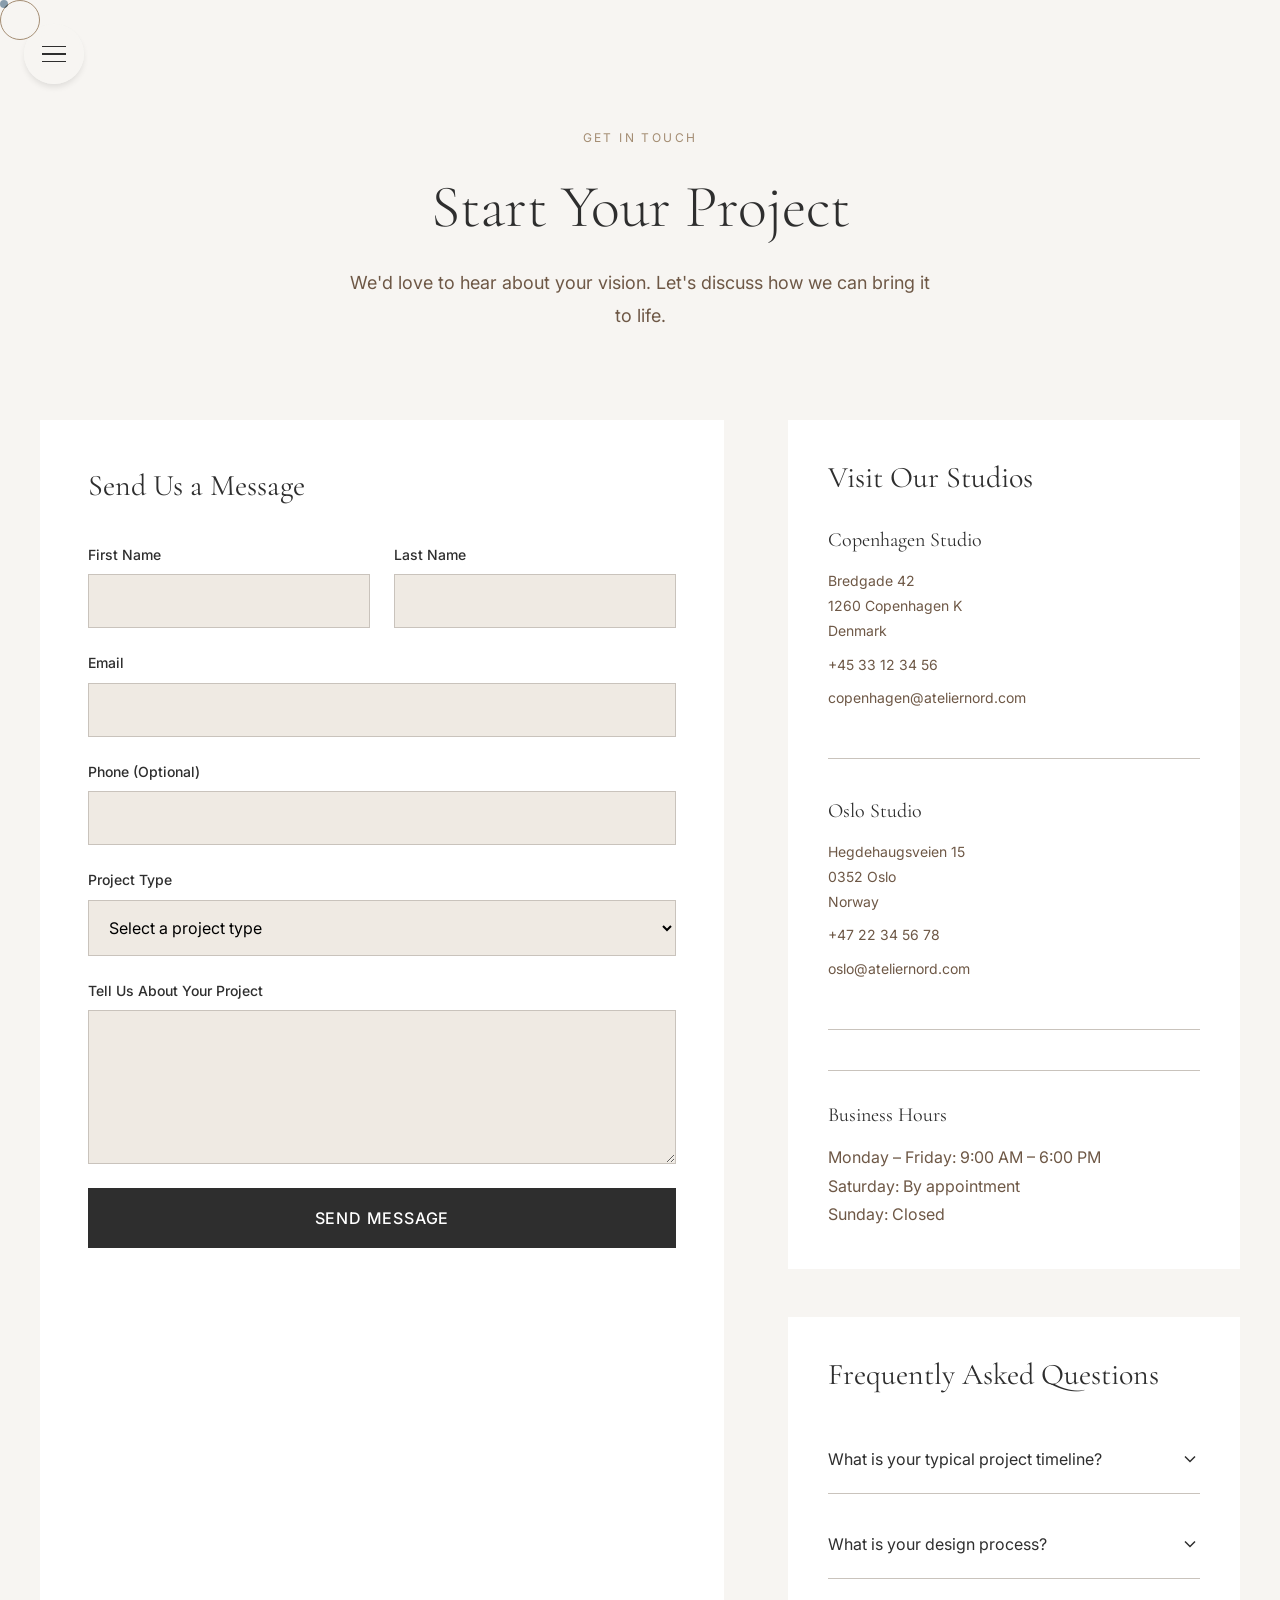
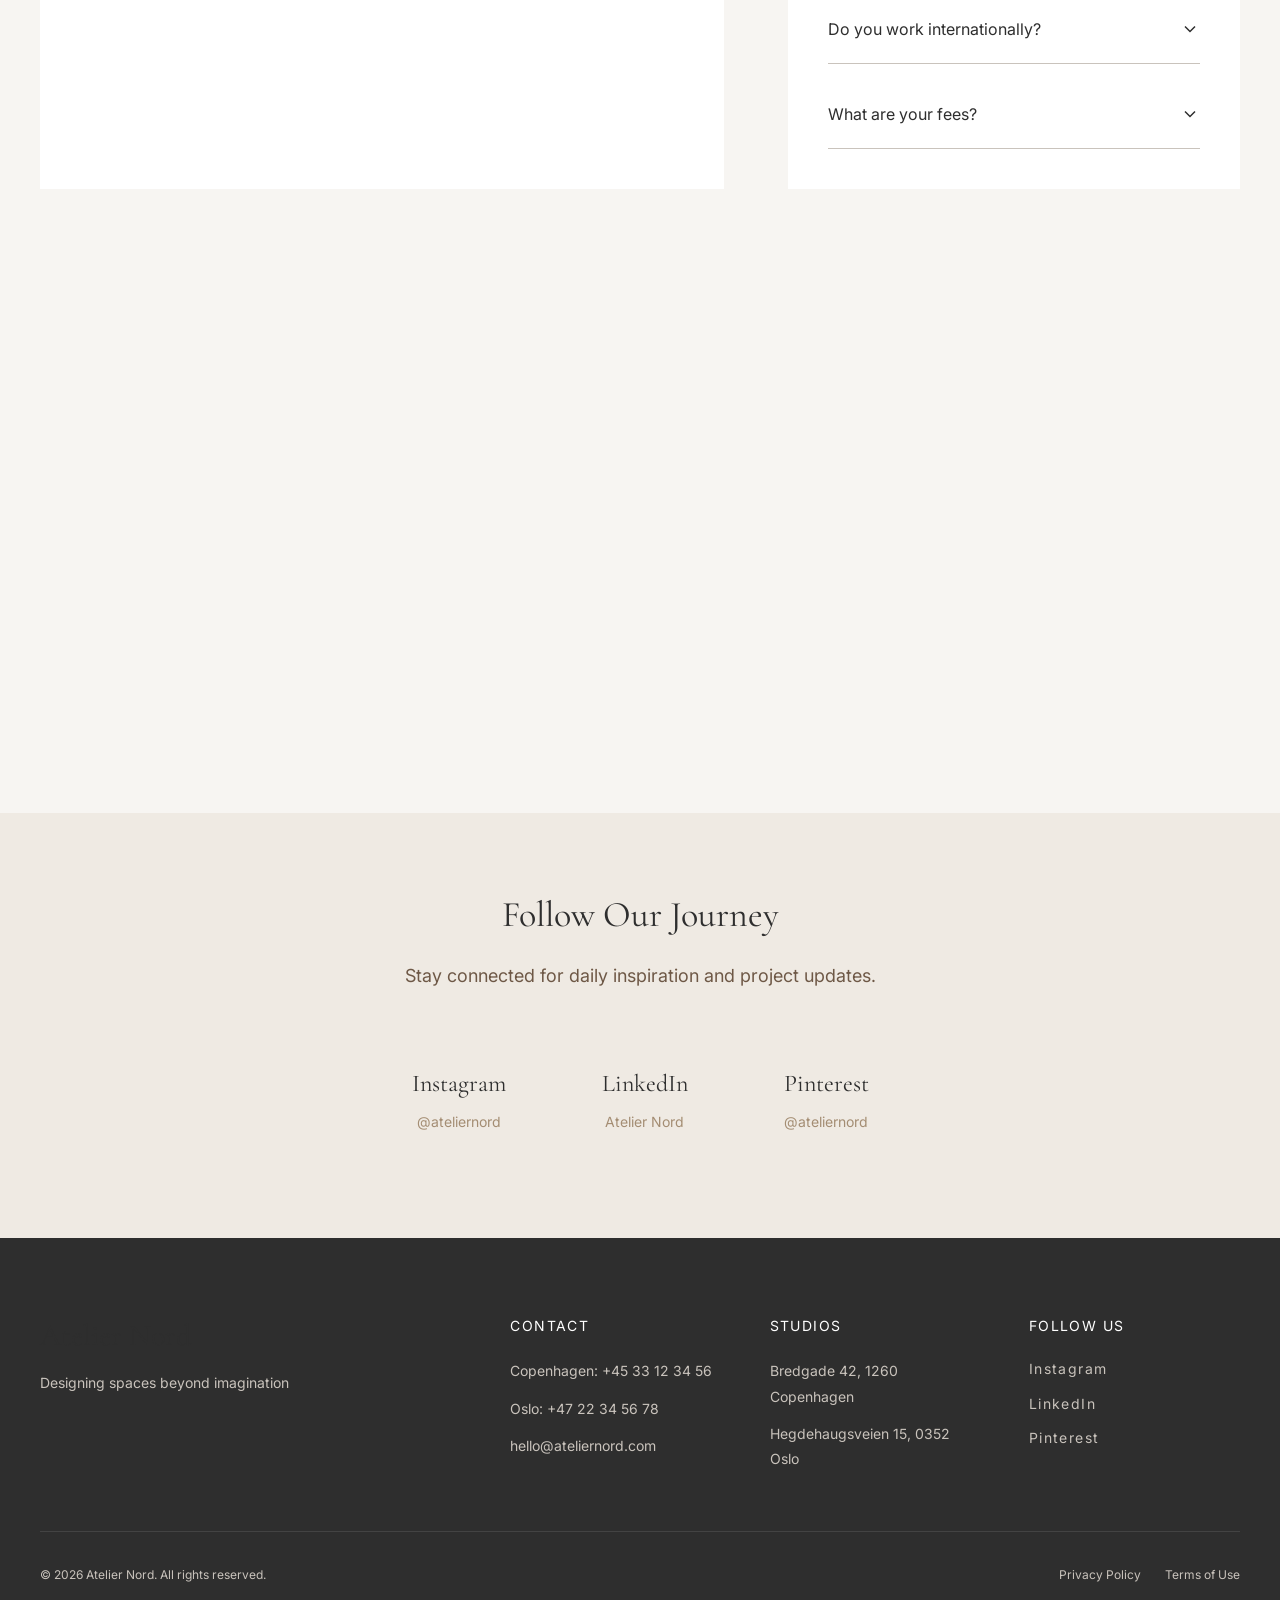
<file: contact.html>
<!DOCTYPE html>
<html lang="en">
<head>
    <meta charset="UTF-8">
    <meta name="viewport" content="width=device-width, initial-scale=1.0">
    <meta name="description" content="Get in touch with Atelier Nord. Start your architectural project with our expert team in Copenhagen or Oslo.">
    <title>Contact | Atelier Nord</title>
    
    <link rel="preconnect" href="https://fonts.googleapis.com">
    <link rel="preconnect" href="https://fonts.gstatic.com" crossorigin>
    <link href="https://fonts.googleapis.com/css2?family=Cormorant+Garamond:ital,wght@0,300;0,400;0,500;0,600;1,400&family=Inter:wght@300;400;500&display=swap" rel="stylesheet">
    
    <link rel="stylesheet" href="style.css">
</head>
<body class="contact-page">
    <!-- Custom Cursor -->
    <div class="cursor" id="cursor"></div>
    <div class="cursor-follower" id="cursorFollower"></div>

    <!-- Navigation Sidebar -->
    <nav class="sidebar" id="sidebar">
        <div class="sidebar-header">
            <button class="close-sidebar" id="closeSidebar" aria-label="Close menu">
                <svg width="24" height="24" viewBox="0 0 24 24" fill="none" stroke="currentColor" stroke-width="1.5">
                    <path d="M18 6L6 18M6 6l12 12"/>
                </svg>
            </button>
        </div>
        <div class="sidebar-content">
            <ul class="nav-menu">
                <li><a href="index.html" class="nav-link">Home</a></li>
                <li><a href="projects.html" class="nav-link">Projects</a></li>
                <li><a href="services.html" class="nav-link">Services</a></li>
                <li><a href="about.html" class="nav-link">Studio</a></li>
                <li><a href="journal.html" class="nav-link">Journal</a></li>
                <li><a href="contact.html" class="nav-link active">Contact</a></li>
            </ul>
            <div class="sidebar-footer">
                <p class="studio-name">Atelier Nord</p>
                <p class="studio-tagline">Designing spaces beyond imagination</p>
                <div class="social-links">
                    <a href="#" class="social-link" aria-label="Instagram">IG</a>
                    <a href="#" class="social-link" aria-label="LinkedIn">LI</a>
                    <a href="#" class="social-link" aria-label="Pinterest">PI</a>
                </div>
            </div>
        </div>
    </nav>

    <!-- Menu Toggle -->
    <button class="menu-toggle" id="menuToggle" aria-label="Open menu">
        <span class="hamburger-line"></span>
        <span class="hamburger-line"></span>
        <span class="hamburger-line"></span>
    </button>

    <!-- Page Header -->
    <header class="page-header contact-header">
        <div class="page-header-content">
            <span class="page-label">Get in Touch</span>
            <h1 class="page-title">Start Your Project</h1>
            <p class="page-description">We'd love to hear about your vision. Let's discuss how we can bring it to life.</p>
        </div>
    </header>

    <!-- Contact Content -->
    <section class="contact-content">
        <div class="contact-grid">
            <!-- Contact Form -->
            <div class="contact-form-wrapper">
                <h2 class="form-title">Send Us a Message</h2>
                <form class="contact-form" id="contactForm">
                    <div class="form-row">
                        <div class="form-group">
                            <label for="firstName" class="form-label">First Name</label>
                            <input type="text" id="firstName" name="firstName" class="form-input" required>
                        </div>
                        <div class="form-group">
                            <label for="lastName" class="form-label">Last Name</label>
                            <input type="text" id="lastName" name="lastName" class="form-input" required>
                        </div>
                    </div>
                    
                    <div class="form-group">
                        <label for="email" class="form-label">Email</label>
                        <input type="email" id="email" name="email" class="form-input" required>
                    </div>
                    
                    <div class="form-group">
                        <label for="phone" class="form-label">Phone (Optional)</label>
                        <input type="tel" id="phone" name="phone" class="form-input">
                    </div>
                    
                    <div class="form-group">
                        <label for="projectType" class="form-label">Project Type</label>
                        <select id="projectType" name="projectType" class="form-select" required>
                            <option value="">Select a project type</option>
                            <option value="residential">Residential</option>
                            <option value="commercial">Commercial</option>
                            <option value="hospitality">Hospitality</option>
                            <option value="interior">Interior Design</option>
                            <option value="landscape">Landscape</option>
                            <option value="urban">Urban Planning</option>
                            <option value="other">Other</option>
                        </select>
                    </div>
                    
                    <div class="form-group">
                        <label for="message" class="form-label">Tell Us About Your Project</label>
                        <textarea id="message" name="message" class="form-textarea" rows="6" required></textarea>
                    </div>
                    
                    <button type="submit" class="btn btn-primary btn-large">Send Message</button>
                </form>
            </div>

            <!-- Contact Info -->
            <div class="contact-info-wrapper">
                <div class="contact-info">
                    <h2 class="info-title">Visit Our Studios</h2>
                    
                    <div class="office-card">
                        <h3 class="office-name">Copenhagen Studio</h3>
                        <p class="office-address">Bredgade 42<br>1260 Copenhagen K<br>Denmark</p>
                        <p class="office-phone">+45 33 12 34 56</p>
                        <p class="office-email">copenhagen@ateliernord.com</p>
                    </div>

                    <div class="office-card">
                        <h3 class="office-name">Oslo Studio</h3>
                        <p class="office-address">Hegdehaugsveien 15<br>0352 Oslo<br>Norway</p>
                        <p class="office-phone">+47 22 34 56 78</p>
                        <p class="office-email">oslo@ateliernord.com</p>
                    </div>

                    <div class="business-hours">
                        <h3 class="hours-title">Business Hours</h3>
                        <p>Monday – Friday: 9:00 AM – 6:00 PM</p>
                        <p>Saturday: By appointment</p>
                        <p>Sunday: Closed</p>
                    </div>
                </div>

                <!-- FAQ -->
                <div class="faq-section">
                    <h2 class="faq-title">Frequently Asked Questions</h2>
                    <div class="faq-list">
                        <div class="faq-item">
                            <button class="faq-question" aria-expanded="false">
                                <span>What is your typical project timeline?</span>
                                <svg class="faq-icon" width="20" height="20" viewBox="0 0 20 20" fill="none" stroke="currentColor" stroke-width="1.5">
                                    <path d="M5 7.5L10 12.5L15 7.5"/>
                                </svg>
                            </button>
                            <div class="faq-answer">
                                <p>Residential projects typically take 12-18 months from concept to completion, while commercial projects can range from 18-36 months depending on scale and complexity.</p>
                            </div>
                        </div>
                        
                        <div class="faq-item">
                            <button class="faq-question" aria-expanded="false">
                                <span>What is your design process?</span>
                                <svg class="faq-icon" width="20" height="20" viewBox="0 0 20 20" fill="none" stroke="currentColor" stroke-width="1.5">
                                    <path d="M5 7.5L10 12.5L15 7.5"/>
                                </svg>
                            </button>
                            <div class="faq-answer">
                                <p>Our process includes: Discovery & Programming, Concept Design, Design Development, Construction Documentation, and Construction Administration. We maintain close collaboration throughout.</p>
                            </div>
                        </div>
                        
                        <div class="faq-item">
                            <button class="faq-question" aria-expanded="false">
                                <span>Do you work internationally?</span>
                                <svg class="faq-icon" width="20" height="20" viewBox="0 0 20 20" fill="none" stroke="currentColor" stroke-width="1.5">
                                    <path d="M5 7.5L10 12.5L15 7.5"/>
                                </svg>
                            </button>
                            <div class="faq-answer">
                                <p>Yes, we have completed projects in over 42 countries. While our studios are based in Copenhagen and Oslo, we collaborate with local partners worldwide to ensure successful project delivery.</p>
                            </div>
                        </div>
                        
                        <div class="faq-item">
                            <button class="faq-question" aria-expanded="false">
                                <span>What are your fees?</span>
                                <svg class="faq-icon" width="20" height="20" viewBox="0 0 20 20" fill="none" stroke="currentColor" stroke-width="1.5">
                                    <path d="M5 7.5L10 12.5L15 7.5"/>
                                </svg>
                            </button>
                            <div class="faq-answer">
                                <p>Our fees are project-specific and based on scope, complexity, and services required. We offer transparent pricing and will provide a detailed proposal after our initial consultation.</p>
                            </div>
                        </div>
                    </div>
                </div>
            </div>
        </div>
    </section>

    <!-- Map Section -->
    <section class="map-section">
        <div class="map-container">
            <iframe 
                src="https://www.google.com/maps/embed?pb=!1m18!1m12!1m3!1d2262.5!2d12.5!3d55.68!2m3!1f0!2f0!3f0!3m2!1i1024!2i768!4f13.1!3m3!1m2!1s0x0%3A0x0!2zNTXCsDQwJzQ4LjAiTiAxMsKwMzUnMDAuMCJF!5e0!3m2!1sen!2sdk!4v1234567890"
                width="100%" 
                height="600" 
                style="border:0; filter: grayscale(100%) invert(92%) contrast(83%);" 
                allowfullscreen="" 
                loading="lazy" 
                referrerpolicy="no-referrer-when-downgrade">
            </iframe>
        </div>
    </section>

    <!-- Social Connect -->
    <section class="social-connect">
        <div class="social-container">
            <h2 class="social-title">Follow Our Journey</h2>
            <p class="social-description">Stay connected for daily inspiration and project updates.</p>
            <div class="social-links-large">
                <a href="#" class="social-link-large">
                    <span class="social-platform">Instagram</span>
                    <span class="social-handle">@ateliernord</span>
                </a>
                <a href="#" class="social-link-large">
                    <span class="social-platform">LinkedIn</span>
                    <span class="social-handle">Atelier Nord</span>
                </a>
                <a href="#" class="social-link-large">
                    <span class="social-platform">Pinterest</span>
                    <span class="social-handle">@ateliernord</span>
                </a>
            </div>
        </div>
    </section>

    <!-- Footer -->
    <footer class="footer">
        <div class="footer-content">
            <div class="footer-brand">
                <h3 class="footer-logo">Atelier Nord</h3>
                <p class="footer-tagline">Designing spaces beyond imagination</p>
            </div>
            
            <div class="footer-contact">
                <h4 class="footer-heading">Contact</h4>
                <p>Copenhagen: +45 33 12 34 56</p>
                <p>Oslo: +47 22 34 56 78</p>
                <p>hello@ateliernord.com</p>
            </div>

            <div class="footer-address">
                <h4 class="footer-heading">Studios</h4>
                <p>Bredgade 42, 1260 Copenhagen</p>
                <p>Hegdehaugsveien 15, 0352 Oslo</p>
            </div>

            <div class="footer-social">
                <h4 class="footer-heading">Follow Us</h4>
                <div class="social-links">
                    <a href="#" class="social-link">Instagram</a>
                    <a href="#" class="social-link">LinkedIn</a>
                    <a href="#" class="social-link">Pinterest</a>
                </div>
            </div>
        </div>
        
        <div class="footer-bottom">
            <p>&copy; 2026 Atelier Nord. All rights reserved.</p>
            <div class="footer-links">
                <a href="#">Privacy Policy</a>
                <a href="#">Terms of Use</a>
            </div>
        </div>
    </footer>

    <script src="script.js"></script>
</body>
</html>
</file>
<file: style.css>
/* ============================================
   ATELIER NORD — Premium Architecture Studio
   Comprehensive Stylesheet
   ============================================ */

/* CSS Variables & Design Tokens */
:root {
    /* Colors */
    --color-ivory: #F7F5F2;
    --color-stone: #EFEAE3;
    --color-concrete: #C9C3BC;
    --color-sand: #CBB89D;
    --color-taupe: #A48D73;
    --color-walnut: #6E5846;
    --color-charcoal: #2E2E2E;
    --color-black: #1A1A1A;
    --color-white: #FFFFFF;
    
    /* Typography */
    --font-serif: 'Cormorant Garamond', Georgia, serif;
    --font-sans: 'Inter', -apple-system, BlinkMacSystemFont, sans-serif;
    
    /* Font Sizes */
    --text-xs: 0.75rem;
    --text-sm: 0.875rem;
    --text-base: 1rem;
    --text-lg: 1.125rem;
    --text-xl: 1.25rem;
    --text-2xl: 1.5rem;
    --text-3xl: 1.875rem;
    --text-4xl: 2.25rem;
    --text-5xl: 3rem;
    --text-6xl: 3.75rem;
    --text-7xl: 4.5rem;
    
    /* Spacing */
    --space-1: 0.25rem;
    --space-2: 0.5rem;
    --space-3: 0.75rem;
    --space-4: 1rem;
    --space-5: 1.25rem;
    --space-6: 1.5rem;
    --space-8: 2rem;
    --space-10: 2.5rem;
    --space-12: 3rem;
    --space-16: 4rem;
    --space-20: 5rem;
    --space-24: 6rem;
    --space-32: 8rem;
    
    /* Transitions */
    --transition-fast: 0.2s cubic-bezier(0.4, 0, 0.2, 1);
    --transition-base: 0.3s cubic-bezier(0.4, 0, 0.2, 1);
    --transition-slow: 0.5s cubic-bezier(0.4, 0, 0.2, 1);
    --transition-luxury: 0.8s cubic-bezier(0.16, 1, 0.3, 1);
    
    /* Shadows */
    --shadow-sm: 0 1px 2px 0 rgba(0, 0, 0, 0.05);
    --shadow-md: 0 4px 6px -1px rgba(0, 0, 0, 0.1);
    --shadow-lg: 0 10px 15px -3px rgba(0, 0, 0, 0.1);
    --shadow-xl: 0 20px 25px -5px rgba(0, 0, 0, 0.1);
    
    /* Border Radius */
    --radius-sm: 0.25rem;
    --radius-md: 0.5rem;
    --radius-lg: 1rem;
    --radius-xl: 1.5rem;
    --radius-full: 9999px;
}

/* Reset & Base Styles */
*, *::before, *::after {
    margin: 0;
    padding: 0;
    box-sizing: border-box;
}

html {
    scroll-behavior: smooth;
    -webkit-font-smoothing: antialiased;
    -moz-osx-font-smoothing: grayscale;
}

body {
    font-family: var(--font-sans);
    font-size: var(--text-base);
    line-height: 1.6;
    color: var(--color-charcoal);
    background-color: var(--color-ivory);
    overflow-x: hidden;
    cursor: none;
}

/* Custom Cursor */
.cursor {
    position: fixed;
    width: 8px;
    height: 8px;
    background: var(--color-walnut);
    border-radius: 50%;
    pointer-events: none;
    z-index: 10000;
    mix-blend-mode: difference;
    transition: transform 0.1s ease;
}

.cursor-follower {
    position: fixed;
    width: 40px;
    height: 40px;
    border: 1px solid var(--color-taupe);
    border-radius: 50%;
    pointer-events: none;
    z-index: 9999;
    transition: transform 0.3s ease, width 0.3s ease, height 0.3s ease;
}

.cursor.hover {
    transform: scale(2);
}

.cursor-follower.hover {
    width: 60px;
    height: 60px;
    background: rgba(164, 141, 115, 0.1);
}

/* Typography */
h1, h2, h3, h4, h5, h6 {
    font-family: var(--font-serif);
    font-weight: 400;
    line-height: 1.2;
    color: var(--color-charcoal);
}

h1 { font-size: var(--text-6xl); }
h2 { font-size: var(--text-5xl); }
h3 { font-size: var(--text-3xl); }
h4 { font-size: var(--text-2xl); }

p {
    color: var(--color-walnut);
    line-height: 1.8;
}

a {
    text-decoration: none;
    color: inherit;
    transition: var(--transition-base);
}

/* Buttons */
.btn {
    display: inline-flex;
    align-items: center;
    justify-content: center;
    padding: var(--space-4) var(--space-8);
    font-family: var(--font-sans);
    font-size: var(--text-sm);
    font-weight: 500;
    letter-spacing: 0.05em;
    text-transform: uppercase;
    border: none;
    cursor: pointer;
    transition: var(--transition-luxury);
    position: relative;
    overflow: hidden;
}

.btn-primary {
    background: var(--color-charcoal);
    color: var(--color-white);
}

.btn-primary:hover {
    background: var(--color-walnut);
    transform: translateY(-2px);
}

.btn-secondary {
    background: transparent;
    color: var(--color-white);
    border: 1px solid rgba(255, 255, 255, 0.5);
}

.btn-secondary:hover {
    background: rgba(255, 255, 255, 0.1);
    border-color: var(--color-white);
}

.btn-outline {
    background: transparent;
    color: var(--color-charcoal);
    border: 1px solid var(--color-concrete);
}

.btn-outline:hover {
    background: var(--color-charcoal);
    color: var(--color-white);
    border-color: var(--color-charcoal);
}

.btn-text {
    background: transparent;
    color: var(--color-taupe);
    padding: 0;
}

.btn-text:hover {
    color: var(--color-walnut);
}

.btn-large {
    padding: var(--space-5) var(--space-12);
    font-size: var(--text-base);
}

/* ============================================
   NAVIGATION SIDEBAR
   ============================================ */
.menu-toggle {
    position: fixed;
    top: var(--space-6);
    left: var(--space-6);
    z-index: 1000;
    background: rgba(247, 245, 242, 0.9);
    backdrop-filter: blur(10px);
    border: none;
    width: 60px;
    height: 60px;
    border-radius: 50%;
    cursor: pointer;
    display: flex;
    flex-direction: column;
    align-items: center;
    justify-content: center;
    gap: 6px;
    transition: var(--transition-base);
    box-shadow: var(--shadow-md);
}

.menu-toggle:hover {
    transform: scale(1.05);
}

.hamburger-line {
    width: 24px;
    height: 1.5px;
    background: var(--color-charcoal);
    transition: var(--transition-base);
}

.menu-toggle.active .hamburger-line:nth-child(1) {
    transform: rotate(45deg) translate(5px, 5px);
}

.menu-toggle.active .hamburger-line:nth-child(2) {
    opacity: 0;
}

.menu-toggle.active .hamburger-line:nth-child(3) {
    transform: rotate(-45deg) translate(5px, -5px);
}

.sidebar {
    position: fixed;
    top: 0;
    left: 0;
    width: 100%;
    height: 100vh;
    background: rgba(247, 245, 242, 0.95);
    backdrop-filter: blur(20px);
    z-index: 999;
    opacity: 0;
    visibility: hidden;
    transition: var(--transition-luxury);
    overflow-y: auto;
}

.sidebar.active {
    opacity: 1;
    visibility: visible;
}

.sidebar-header {
    padding: var(--space-6);
    display: flex;
    justify-content: flex-end;
}

.close-sidebar {
    background: none;
    border: none;
    cursor: pointer;
    padding: var(--space-2);
    color: var(--color-charcoal);
    transition: var(--transition-base);
}

.close-sidebar:hover {
    transform: rotate(90deg);
}

.sidebar-content {
    padding: var(--space-12) var(--space-6);
    max-width: 600px;
    margin: 0 auto;
}

.nav-menu {
    list-style: none;
    margin-bottom: var(--space-16);
}

.nav-menu li {
    margin-bottom: var(--space-6);
}

.nav-link {
    font-family: var(--font-serif);
    font-size: var(--text-5xl);
    color: var(--color-charcoal);
    display: block;
    padding: var(--space-4) 0;
    position: relative;
    transition: var(--transition-base);
}

.nav-link::after {
    content: '';
    position: absolute;
    bottom: var(--space-4);
    left: 0;
    width: 0;
    height: 1px;
    background: var(--color-taupe);
    transition: var(--transition-luxury);
}

.nav-link:hover::after,
.nav-link.active::after {
    width: 100%;
}

.nav-link.active {
    color: var(--color-taupe);
}

.sidebar-footer {
    padding-top: var(--space-12);
    border-top: 1px solid var(--color-concrete);
}

.studio-name {
    font-family: var(--font-serif);
    font-size: var(--text-3xl);
    color: var(--color-charcoal);
    margin-bottom: var(--space-2);
}

.studio-tagline {
    font-size: var(--text-sm);
    color: var(--color-taupe);
    margin-bottom: var(--space-8);
}

.social-links {
    display: flex;
    gap: var(--space-6);
}

.social-link {
    font-size: var(--text-sm);
    color: var(--color-walnut);
    letter-spacing: 0.1em;
}

.social-link:hover {
    color: var(--color-charcoal);
}

/* ============================================
   HERO SECTION
   ============================================ */
.hero {
    position: relative;
    height: 100vh;
    overflow: hidden;
    display: flex;
    align-items: center;
    justify-content: center;
}

.hero-background {
    position: absolute;
    top: 0;
    left: 0;
    width: 100%;
    height: 100%;
    z-index: -1;
}

.parallax-layer {
    position: absolute;
    width: 100%;
    height: 120%;
    top: -10%;
}

.hero-image {
    width: 100%;
    height: 100%;
    object-fit: cover;
    filter: brightness(0.85);
}

.overlay {
    position: absolute;
    top: 0;
    left: 0;
    width: 100%;
    height: 100%;
    background: linear-gradient(to bottom, rgba(46, 46, 46, 0.3), rgba(46, 46, 46, 0.6));
}

.hero-content {
    position: relative;
    z-index: 1;
    text-align: center;
    color: var(--color-white);
    padding: var(--space-6);
    max-width: 1200px;
}

.architectural-grid {
    position: absolute;
    top: 0;
    left: 0;
    width: 100%;
    height: 100%;
    background-image: 
        linear-gradient(rgba(255,255,255,0.03) 1px, transparent 1px),
        linear-gradient(90deg, rgba(255,255,255,0.03) 1px, transparent 1px);
    background-size: 100px 100px;
    pointer-events: none;
    opacity: 0.5;
}

.hero-subtitle {
    font-family: var(--font-sans);
    font-size: var(--text-sm);
    letter-spacing: 0.2em;
    text-transform: uppercase;
    margin-bottom: var(--space-8);
    opacity: 0;
    transform: translateY(30px);
    animation: fadeInUp 1s var(--transition-luxury) forwards;
}

.hero-title {
    font-family: var(--font-serif);
    font-size: var(--text-7xl);
    font-weight: 300;
    line-height: 1.1;
    margin-bottom: var(--space-12);
}

.title-line {
    display: block;
    opacity: 0;
    transform: translateY(50px);
    animation: fadeInUp 1s var(--transition-luxury) forwards;
}

.title-line:nth-child(1) { animation-delay: 0.2s; }
.title-line:nth-child(2) { animation-delay: 0.4s; }
.title-line:nth-child(3) { animation-delay: 0.6s; }
.title-line:nth-child(4) { animation-delay: 0.8s; }

.title-line.italic {
    font-style: italic;
    font-weight: 400;
}

.hero-cta {
    display: flex;
    gap: var(--space-6);
    justify-content: center;
    opacity: 0;
    transform: translateY(30px);
    animation: fadeInUp 1s 1s var(--transition-luxury) forwards;
}

.hero-scroll-indicator {
    position: absolute;
    bottom: var(--space-12);
    left: 50%;
    transform: translateX(-50%);
    display: flex;
    flex-direction: column;
    align-items: center;
    gap: var(--space-4);
    color: var(--color-white);
    font-size: var(--text-xs);
    letter-spacing: 0.2em;
    text-transform: uppercase;
    opacity: 0;
    animation: fadeIn 1s 1.5s var(--transition-luxury) forwards;
}

.scroll-line {
    width: 1px;
    height: 60px;
    background: linear-gradient(to bottom, var(--color-white), transparent);
    animation: scrollPulse 2s infinite;
}

@keyframes fadeInUp {
    to {
        opacity: 1;
        transform: translateY(0);
    }
}

@keyframes fadeIn {
    to { opacity: 1; }
}

@keyframes scrollPulse {
    0%, 100% { opacity: 0.3; transform: scaleY(1); }
    50% { opacity: 1; transform: scaleY(0.8); }
}

/* ============================================
   SECTIONS COMMON STYLES
   ============================================ */
section {
    padding: var(--space-24) var(--space-6);
}

.section-header {
    margin-bottom: var(--space-16);
}

.section-header.centered {
    text-align: center;
}

.section-label {
    display: block;
    font-family: var(--font-sans);
    font-size: var(--text-xs);
    letter-spacing: 0.2em;
    text-transform: uppercase;
    color: var(--color-taupe);
    margin-bottom: var(--space-4);
}

.section-title {
    font-family: var(--font-serif);
    font-size: var(--text-5xl);
    font-weight: 300;
    color: var(--color-charcoal);
}

/* ============================================
   FEATURED PROJECTS
   ============================================ */
.featured-projects {
    background: var(--color-stone);
}

.projects-grid {
    display: grid;
    grid-template-columns: repeat(3, 1fr);
    gap: var(--space-8);
    margin-bottom: var(--space-12);
}

.project-card {
    position: relative;
    overflow: hidden;
    cursor: pointer;
}

.project-card.featured {
    grid-column: span 2;
}

.project-image-wrapper {
    position: relative;
    overflow: hidden;
    aspect-ratio: 4/3;
}

.project-card.featured .project-image-wrapper {
    aspect-ratio: 16/9;
}

.project-image-wrapper img {
    width: 100%;
    height: 100%;
    object-fit: cover;
    transition: transform var(--transition-luxury);
}

.project-card:hover .project-image-wrapper img {
    transform: scale(1.05);
}

.project-overlay {
    position: absolute;
    top: 0;
    left: 0;
    width: 100%;
    height: 100%;
    background: linear-gradient(to top, rgba(46, 46, 46, 0.8), transparent);
    opacity: 0;
    transition: var(--transition-luxury);
}

.project-card:hover .project-overlay {
    opacity: 1;
}

.project-info {
    padding: var(--space-6) 0;
}

.project-name {
    font-family: var(--font-serif);
    font-size: var(--text-2xl);
    color: var(--color-charcoal);
    margin-bottom: var(--space-2);
}

.project-location,
.project-year {
    font-size: var(--text-sm);
    color: var(--color-taupe);
}

.view-all-wrapper {
    text-align: center;
}

/* ============================================
   PHILOSOPHY SECTION
   ============================================ */
.philosophy {
    background: var(--color-ivory);
}

.philosophy-content {
    display: grid;
    grid-template-columns: 1fr 1fr;
    gap: var(--space-16);
    align-items: center;
    max-width: 1200px;
    margin: 0 auto;
}

.philosophy-text .section-label {
    margin-bottom: var(--space-6);
}

.philosophy-text .section-title {
    margin-bottom: var(--space-8);
}

.philosophy-description {
    font-size: var(--text-lg);
    color: var(--color-walnut);
    margin-bottom: var(--space-6);
    line-height: 1.9;
}

.philosophy-image {
    position: relative;
    overflow: hidden;
}

.philosophy-image img {
    width: 100%;
    height: 100%;
    object-fit: cover;
    filter: grayscale(20%);
}

/* ============================================
   STATISTICS
   ============================================ */
.statistics {
    background: var(--color-charcoal);
    color: var(--color-white);
    padding: var(--space-16) var(--space-6);
}

.stats-container {
    display: grid;
    grid-template-columns: repeat(4, 1fr);
    gap: var(--space-8);
    max-width: 1000px;
    margin: 0 auto;
    text-align: center;
}

.stat-number {
    display: block;
    font-family: var(--font-serif);
    font-size: var(--text-6xl);
    font-weight: 300;
    margin-bottom: var(--space-2);
}

.stat-label {
    font-size: var(--text-sm);
    color: var(--color-concrete);
    letter-spacing: 0.1em;
}

/* ============================================
   SERVICES PREVIEW
   ============================================ */
.services-preview {
    background: var(--color-ivory);
}

.services-grid {
    display: grid;
    grid-template-columns: repeat(4, 1fr);
    gap: var(--space-8);
    margin-bottom: var(--space-12);
}

.service-card {
    padding: var(--space-8);
    background: var(--color-stone);
    transition: var(--transition-luxury);
    cursor: pointer;
}

.service-card:hover {
    transform: translateY(-8px);
    box-shadow: var(--shadow-xl);
}

.service-icon {
    width: 60px;
    height: 60px;
    margin-bottom: var(--space-6);
    color: var(--color-taupe);
}

.service-title {
    font-family: var(--font-serif);
    font-size: var(--text-xl);
    margin-bottom: var(--space-4);
    color: var(--color-charcoal);
}

.service-description {
    font-size: var(--text-sm);
    color: var(--color-walnut);
    line-height: 1.7;
}

/* ============================================
   TESTIMONIAL
   ============================================ */
.testimonial-section {
    background: var(--color-stone);
    padding: var(--space-24) var(--space-6);
    text-align: center;
}

.testimonial-content {
    max-width: 900px;
    margin: 0 auto;
}

.testimonial-quote {
    font-family: var(--font-serif);
    font-size: var(--text-4xl);
    font-style: italic;
    font-weight: 300;
    color: var(--color-charcoal);
    line-height: 1.5;
    margin-bottom: var(--space-10);
}

.testimonial-author {
    font-family: var(--font-sans);
}

.author-name {
    font-size: var(--text-lg);
    font-weight: 500;
    color: var(--color-charcoal);
    margin-bottom: var(--space-2);
}

.author-title {
    font-size: var(--text-sm);
    color: var(--color-taupe);
}

/* ============================================
   FOOTER
   ============================================ */
.footer {
    background: var(--color-charcoal);
    color: var(--color-white);
    padding: var(--space-20) var(--space-6) var(--space-8);
}

.footer-content {
    display: grid;
    grid-template-columns: 2fr 1fr 1fr 1fr;
    gap: var(--space-12);
    max-width: 1200px;
    margin: 0 auto;
    padding-bottom: var(--space-12);
    border-bottom: 1px solid rgba(255, 255, 255, 0.1);
}

.footer-logo {
    font-family: var(--font-serif);
    font-size: var(--text-3xl);
    margin-bottom: var(--space-4);
}

.footer-tagline {
    font-size: var(--text-sm);
    color: var(--color-concrete);
}

.footer-heading {
    font-family: var(--font-sans);
    font-size: var(--text-sm);
    letter-spacing: 0.1em;
    text-transform: uppercase;
    margin-bottom: var(--space-6);
    color: var(--color-white);
}

.footer-contact p,
.footer-address p {
    font-size: var(--text-sm);
    color: var(--color-concrete);
    margin-bottom: var(--space-3);
    line-height: 1.8;
}

.footer-social .social-links {
    flex-direction: column;
    gap: var(--space-3);
}

.footer-social .social-link {
    color: var(--color-concrete);
}

.footer-social .social-link:hover {
    color: var(--color-white);
}

.footer-bottom {
    display: flex;
    justify-content: space-between;
    align-items: center;
    max-width: 1200px;
    margin: 0 auto;
    padding-top: var(--space-8);
}

.footer-bottom p {
    font-size: var(--text-xs);
    color: var(--color-concrete);
}

.footer-links {
    display: flex;
    gap: var(--space-6);
}

.footer-links a {
    font-size: var(--text-xs);
    color: var(--color-concrete);
}

.footer-links a:hover {
    color: var(--color-white);
}

/* ============================================
   PAGE HEADER
   ============================================ */
.page-header {
    padding: var(--space-32) var(--space-6) var(--space-16);
    text-align: center;
    background: var(--color-stone);
}

.page-label {
    display: block;
    font-family: var(--font-sans);
    font-size: var(--text-xs);
    letter-spacing: 0.2em;
    text-transform: uppercase;
    color: var(--color-taupe);
    margin-bottom: var(--space-6);
}

.page-title {
    font-family: var(--font-serif);
    font-size: var(--text-6xl);
    font-weight: 300;
    color: var(--color-charcoal);
    margin-bottom: var(--space-6);
}

.page-description {
    max-width: 600px;
    margin: 0 auto;
    font-size: var(--text-lg);
    color: var(--color-walnut);
}

/* ============================================
   PROJECTS PAGE
   ============================================ */
.filter-section {
    padding: 0 var(--space-6) var(--space-12);
    background: var(--color-ivory);
    position: sticky;
    top: 0;
    z-index: 100;
}

.filter-container {
    display: flex;
    justify-content: center;
    flex-wrap: wrap;
    gap: var(--space-4);
    max-width: 1000px;
    margin: 0 auto;
}

.filter-btn {
    padding: var(--space-3) var(--space-6);
    background: transparent;
    border: 1px solid var(--color-concrete);
    font-family: var(--font-sans);
    font-size: var(--text-sm);
    color: var(--color-walnut);
    cursor: pointer;
    transition: var(--transition-base);
}

.filter-btn:hover,
.filter-btn.active {
    background: var(--color-charcoal);
    border-color: var(--color-charcoal);
    color: var(--color-white);
}

.projects-masonry {
    padding: var(--space-6);
    background: var(--color-ivory);
}

.masonry-grid {
    display: grid;
    grid-template-columns: repeat(3, 1fr);
    grid-auto-rows: 300px;
    gap: var(--space-6);
    max-width: 1400px;
    margin: 0 auto;
}

.masonry-item {
    position: relative;
    overflow: hidden;
}

.masonry-item.large {
    grid-column: span 2;
}

.masonry-item.tall {
    grid-row: span 2;
}

.project-link {
    display: block;
    width: 100%;
    height: 100%;
}

.project-details {
    position: absolute;
    bottom: 0;
    left: 0;
    right: 0;
    padding: var(--space-8);
    color: var(--color-white);
    transform: translateY(20px);
    opacity: 0;
    transition: var(--transition-luxury);
}

.project-card:hover .project-details,
.masonry-item:hover .project-details {
    transform: translateY(0);
    opacity: 1;
}

.project-category {
    display: inline-block;
    font-size: var(--text-xs);
    letter-spacing: 0.1em;
    text-transform: uppercase;
    margin-top: var(--space-2);
    opacity: 0.8;
}

.load-more-wrapper {
    text-align: center;
    padding: var(--space-12);
}

/* ============================================
   PROJECT DETAIL PAGE
   ============================================ */
.project-hero {
    position: relative;
    height: 90vh;
    overflow: hidden;
}

.project-hero-image {
    position: absolute;
    top: 0;
    left: 0;
    width: 100%;
    height: 100%;
}

.project-hero-image img {
    width: 100%;
    height: 100%;
    object-fit: cover;
}

.project-hero-content {
    position: absolute;
    bottom: 0;
    left: 0;
    right: 0;
    padding: var(--space-12) var(--space-6);
    background: linear-gradient(to top, rgba(46, 46, 46, 0.9), transparent);
    color: var(--color-white);
}

.project-breadcrumb {
    font-size: var(--text-sm);
    margin-bottom: var(--space-4);
    opacity: 0.8;
}

.project-breadcrumb a:hover {
    text-decoration: underline;
}

.project-title {
    font-family: var(--font-serif);
    font-size: var(--text-6xl);
    font-weight: 300;
    margin-bottom: var(--space-4);
}

.project-subtitle {
    font-size: var(--text-xl);
    opacity: 0.9;
    max-width: 600px;
}

.project-gallery {
    padding: var(--space-12) var(--space-6);
    background: var(--color-ivory);
}

.gallery-grid {
    display: grid;
    grid-template-columns: repeat(4, 1fr);
    grid-auto-rows: 300px;
    gap: var(--space-4);
    max-width: 1400px;
    margin: 0 auto;
}

.gallery-item {
    overflow: hidden;
}

.gallery-item.large {
    grid-column: span 2;
    grid-row: span 2;
}

.gallery-item.wide {
    grid-column: span 2;
}

.gallery-item img {
    width: 100%;
    height: 100%;
    object-fit: cover;
    transition: transform var(--transition-luxury);
}

.gallery-item:hover img {
    transform: scale(1.05);
}

.project-info-section {
    padding: var(--space-16) var(--space-6);
    background: var(--color-stone);
}

.project-info-grid {
    display: grid;
    grid-template-columns: 2fr 1fr;
    gap: var(--space-16);
    max-width: 1200px;
    margin: 0 auto;
}

.description-text {
    font-size: var(--text-lg);
    color: var(--color-walnut);
    margin-bottom: var(--space-6);
    line-height: 1.9;
}

.project-specs {
    display: flex;
    flex-direction: column;
    gap: var(--space-6);
    padding: var(--space-8);
    background: var(--color-ivory);
}

.spec-item {
    display: flex;
    flex-direction: column;
    gap: var(--space-2);
}

.spec-label {
    font-size: var(--text-xs);
    letter-spacing: 0.1em;
    text-transform: uppercase;
    color: var(--color-taupe);
}

.spec-value {
    font-family: var(--font-serif);
    font-size: var(--text-xl);
    color: var(--color-charcoal);
}

.project-blueprint {
    padding: var(--space-16) var(--space-6);
    background: var(--color-ivory);
}

.blueprint-container {
    max-width: 1200px;
    margin: 0 auto;
}

.blueprint-header {
    margin-bottom: var(--space-12);
}

.blueprint-grid {
    display: grid;
    grid-template-columns: repeat(2, 1fr);
    gap: var(--space-8);
}

.blueprint-item {
    background: var(--color-white);
    padding: var(--space-6);
    box-shadow: var(--shadow-md);
}

.blueprint-item img {
    width: 100%;
    height: auto;
    filter: grayscale(100%) contrast(1.2);
}

.blueprint-caption {
    text-align: center;
    margin-top: var(--space-4);
    font-size: var(--text-sm);
    color: var(--color-taupe);
}

.project-materials {
    padding: var(--space-16) var(--space-6);
    background: var(--color-stone);
}

.materials-container {
    max-width: 1200px;
    margin: 0 auto;
}

.materials-grid {
    display: grid;
    grid-template-columns: repeat(4, 1fr);
    gap: var(--space-8);
    margin-top: var(--space-12);
}

.material-item {
    text-align: center;
}

.material-swatch {
    width: 100%;
    height: 200px;
    margin-bottom: var(--space-6);
    border-radius: var(--radius-md);
}

.material-name {
    font-family: var(--font-serif);
    font-size: var(--text-xl);
    margin-bottom: var(--space-2);
    color: var(--color-charcoal);
}

.material-description {
    font-size: var(--text-sm);
    color: var(--color-taupe);
}

.project-timeline {
    padding: var(--space-16) var(--space-6);
    background: var(--color-ivory);
}

.timeline-container {
    max-width: 800px;
    margin: 0 auto;
}

.timeline {
    margin-top: var(--space-12);
    position: relative;
}

.timeline::before {
    content: '';
    position: absolute;
    left: 0;
    top: 0;
    bottom: 0;
    width: 1px;
    background: var(--color-concrete);
}

.timeline-item {
    display: flex;
    gap: var(--space-8);
    margin-bottom: var(--space-12);
    position: relative;
}

.timeline-date {
    font-family: var(--font-serif);
    font-size: var(--text-lg);
    color: var(--color-taupe);
    min-width: 120px;
}

.timeline-content h3 {
    font-family: var(--font-serif);
    font-size: var(--text-xl);
    margin-bottom: var(--space-2);
    color: var(--color-charcoal);
}

.timeline-content p {
    font-size: var(--text-sm);
    color: var(--color-walnut);
}

.project-awards {
    padding: var(--space-16) var(--space-6);
    background: var(--color-charcoal);
    color: var(--color-white);
}

.awards-container {
    max-width: 1000px;
    margin: 0 auto;
}

.awards-list {
    margin-top: var(--space-12);
    display: flex;
    flex-direction: column;
    gap: var(--space-6);
}

.award-item {
    display: flex;
    gap: var(--space-8);
    padding: var(--space-6);
    border-bottom: 1px solid rgba(255, 255, 255, 0.1);
}

.award-year {
    font-family: var(--font-serif);
    font-size: var(--text-xl);
    color: var(--color-sand);
    min-width: 80px;
}

.award-name {
    font-size: var(--text-lg);
    color: var(--color-stone);
}

.project-testimonial {
    padding: var(--space-20) var(--space-6);
    background: var(--color-stone);
    text-align: center;
}

.testimonial-container {
    max-width: 900px;
    margin: 0 auto;
}

.related-projects {
    padding: var(--space-16) var(--space-6);
    background: var(--color-ivory);
}

.related-header {
    text-align: center;
    margin-bottom: var(--space-12);
}

.related-grid {
    display: grid;
    grid-template-columns: repeat(3, 1fr);
    gap: var(--space-8);
    max-width: 1200px;
    margin: 0 auto;
}

.related-card {
    overflow: hidden;
}

.related-image {
    aspect-ratio: 4/3;
    overflow: hidden;
}

.related-image img {
    width: 100%;
    height: 100%;
    object-fit: cover;
    transition: transform var(--transition-luxury);
}

.related-card:hover .related-image img {
    transform: scale(1.05);
}

.related-info {
    padding: var(--space-6) 0;
}

.related-name {
    font-family: var(--font-serif);
    font-size: var(--text-xl);
    margin-bottom: var(--space-2);
    color: var(--color-charcoal);
}

.related-location {
    font-size: var(--text-sm);
    color: var(--color-taupe);
}

/* ============================================
   SERVICES PAGE
   ============================================ */
.services-header {
    background: var(--color-ivory);
}

.services-full {
    background: var(--color-ivory);
    padding: 0;
}

.service-detail {
    padding: var(--space-24) var(--space-6);
}

.service-detail.reverse {
    background: var(--color-stone);
}

.service-detail-content {
    display: grid;
    grid-template-columns: 1fr 1fr;
    gap: var(--space-16);
    max-width: 1200px;
    margin: 0 auto;
    align-items: center;
}

.service-detail.reverse .service-detail-content {
    direction: rtl;
}

.service-detail.reverse .service-detail-text,
.service-detail.reverse .service-detail-image {
    direction: ltr;
}

.service-number {
    display: block;
    font-family: var(--font-serif);
    font-size: var(--text-6xl);
    color: var(--color-concrete);
    margin-bottom: var(--space-6);
}

.service-detail-title {
    font-family: var(--font-serif);
    font-size: var(--text-4xl);
    margin-bottom: var(--space-6);
    color: var(--color-charcoal);
}

.service-detail-description {
    font-size: var(--text-lg);
    color: var(--color-walnut);
    margin-bottom: var(--space-8);
    line-height: 1.9;
}

.service-features {
    list-style: none;
    margin-bottom: var(--space-10);
}

.service-features li {
    padding: var(--space-3) 0;
    padding-left: var(--space-8);
    position: relative;
    color: var(--color-walnut);
}

.service-features li::before {
    content: '—';
    position: absolute;
    left: 0;
    color: var(--color-taupe);
}

.service-detail-image {
    overflow: hidden;
}

.service-detail-image img {
    width: 100%;
    height: 600px;
    object-fit: cover;
}

.process-section {
    padding: var(--space-24) var(--space-6);
    background: var(--color-charcoal);
    color: var(--color-white);
}

.process-container {
    max-width: 1200px;
    margin: 0 auto;
    text-align: center;
}

.process-container .section-label {
    color: var(--color-concrete);
}

.process-container .section-title {
    color: var(--color-white);
    margin-bottom: var(--space-16);
}

.process-steps {
    display: grid;
    grid-template-columns: repeat(4, 1fr);
    gap: var(--space-8);
}

.process-step {
    padding: var(--space-8);
}

.step-number {
    display: block;
    font-family: var(--font-serif);
    font-size: var(--text-5xl);
    color: var(--color-sand);
    margin-bottom: var(--space-4);
}

.step-title {
    font-family: var(--font-serif);
    font-size: var(--text-xl);
    margin-bottom: var(--space-4);
    color: var(--color-white);
}

.step-description {
    font-size: var(--text-sm);
    color: var(--color-concrete);
    line-height: 1.7;
}

.services-cta {
    padding: var(--space-24) var(--space-6);
    background: var(--color-stone);
    text-align: center;
}

.cta-content {
    max-width: 700px;
    margin: 0 auto;
}

.cta-title {
    font-family: var(--font-serif);
    font-size: var(--text-5xl);
    margin-bottom: var(--space-6);
    color: var(--color-charcoal);
}

.cta-description {
    font-size: var(--text-lg);
    color: var(--color-walnut);
    margin-bottom: var(--space-10);
}

/* ============================================
   ABOUT PAGE
   ============================================ */
.studio-intro {
    padding: var(--space-24) var(--space-6);
    background: var(--color-ivory);
}

.studio-intro-content {
    max-width: 800px;
    margin: 0 auto var(--space-16);
}

.studio-intro-text {
    font-size: var(--text-lg);
    color: var(--color-walnut);
    margin-bottom: var(--space-6);
    line-height: 1.9;
}

.studio-intro-image {
    max-width: 1200px;
    margin: 0 auto;
    overflow: hidden;
}

.studio-intro-image img {
    width: 100%;
    height: 600px;
    object-fit: cover;
}

.philosophy-section {
    padding: var(--space-24) var(--space-6);
    background: var(--color-stone);
}

.philosophy-container {
    max-width: 1200px;
    margin: 0 auto;
}

.philosophy-content {
    max-width: 800px;
    margin-bottom: var(--space-16);
}

.philosophy-text {
    font-size: var(--text-lg);
    color: var(--color-walnut);
    margin-bottom: var(--space-6);
    line-height: 1.9;
}

.philosophy-values {
    display: grid;
    grid-template-columns: repeat(4, 1fr);
    gap: var(--space-8);
}

.value-item {
    padding: var(--space-8);
    background: var(--color-ivory);
}

.value-title {
    font-family: var(--font-serif);
    font-size: var(--text-xl);
    margin-bottom: var(--space-4);
    color: var(--color-charcoal);
}

.value-description {
    font-size: var(--text-sm);
    color: var(--color-taupe);
}

.founder-section {
    padding: var(--space-24) var(--space-6);
    background: var(--color-ivory);
}

.founder-container {
    display: grid;
    grid-template-columns: 1fr 1.5fr;
    gap: var(--space-16);
    max-width: 1200px;
    margin: 0 auto;
    align-items: center;
}

.founder-image {
    overflow: hidden;
}

.founder-image img {
    width: 100%;
    height: 700px;
    object-fit: cover;
}

.founder-name {
    font-family: var(--font-serif);
    font-size: var(--text-3xl);
    margin: var(--space-6) 0 var(--space-2);
    color: var(--color-charcoal);
}

.founder-title {
    font-size: var(--text-sm);
    color: var(--color-taupe);
    margin-bottom: var(--space-8);
    letter-spacing: 0.1em;
}

.founder-bio {
    font-size: var(--text-lg);
    color: var(--color-walnut);
    margin-bottom: var(--space-6);
    line-height: 1.9;
}

.timeline-section {
    padding: var(--space-24) var(--space-6);
    background: var(--color-stone);
}

.timeline-container {
    max-width: 1000px;
    margin: 0 auto;
}

.studio-timeline {
    margin-top: var(--space-12);
}

.studio-timeline .timeline-item {
    display: grid;
    grid-template-columns: 150px 1fr;
    gap: var(--space-8);
    padding: var(--space-8) 0;
    border-bottom: 1px solid var(--color-concrete);
}

.timeline-year {
    font-family: var(--font-serif);
    font-size: var(--text-2xl);
    color: var(--color-taupe);
}

.about-statistics {
    padding: var(--space-16) var(--space-6);
    background: var(--color-charcoal);
    color: var(--color-white);
}

.about-statistics .stats-container {
    grid-template-columns: repeat(6, 1fr);
}

.about-statistics .stat-number {
    color: var(--color-sand);
}

.awards-section {
    padding: var(--space-24) var(--space-6);
    background: var(--color-ivory);
}

.awards-container {
    max-width: 1200px;
    margin: 0 auto;
}

.awards-grid {
    display: grid;
    grid-template-columns: repeat(3, 1fr);
    gap: var(--space-8);
    margin-top: var(--space-12);
}

.award-card {
    padding: var(--space-8);
    background: var(--color-stone);
    text-align: center;
}

.award-year {
    display: block;
    font-family: var(--font-serif);
    font-size: var(--text-2xl);
    color: var(--color-taupe);
    margin-bottom: var(--space-4);
}

.award-name {
    font-family: var(--font-serif);
    font-size: var(--text-xl);
    margin-bottom: var(--space-2);
    color: var(--color-charcoal);
}

.award-category {
    font-size: var(--text-sm);
    color: var(--color-walnut);
}

.clients-section {
    padding: var(--space-16) var(--space-6);
    background: var(--color-stone);
    text-align: center;
}

.clients-container {
    max-width: 1000px;
    margin: 0 auto;
}

.clients-grid {
    display: grid;
    grid-template-columns: repeat(4, 1fr);
    gap: var(--space-8);
    margin-top: var(--space-12);
}

.client-item {
    padding: var(--space-6);
    font-family: var(--font-serif);
    font-size: var(--text-lg);
    color: var(--color-taupe);
}

.team-section {
    padding: var(--space-24) var(--space-6);
    background: var(--color-ivory);
}

.team-container {
    max-width: 1200px;
    margin: 0 auto;
}

.team-grid {
    display: grid;
    grid-template-columns: repeat(4, 1fr);
    gap: var(--space-8);
    margin: var(--space-12) 0;
}

.team-member {
    text-align: center;
}

.team-member img {
    width: 100%;
    aspect-ratio: 3/4;
    object-fit: cover;
    margin-bottom: var(--space-6);
    filter: grayscale(20%);
}

.member-name {
    font-family: var(--font-serif);
    font-size: var(--text-xl);
    margin-bottom: var(--space-2);
    color: var(--color-charcoal);
}

.member-role {
    font-size: var(--text-sm);
    color: var(--color-taupe);
}

.team-cta {
    text-align: center;
    margin-top: var(--space-12);
}

.about-cta {
    padding: var(--space-24) var(--space-6);
    background: var(--color-stone);
    text-align: center;
}

/* ============================================
   JOURNAL PAGE
   ============================================ */
.journal-header {
    background: var(--color-ivory);
}

.featured-article {
    padding: var(--space-6);
    background: var(--color-ivory);
}

.featured-article-card {
    display: grid;
    grid-template-columns: 1.5fr 1fr;
    gap: var(--space-12);
    max-width: 1400px;
    margin: 0 auto;
    background: var(--color-white);
    overflow: hidden;
}

.featured-article-image {
    overflow: hidden;
}

.featured-article-image img {
    width: 100%;
    height: 100%;
    object-fit: cover;
    min-height: 600px;
}

.featured-article-content {
    padding: var(--space-12);
    display: flex;
    flex-direction: column;
    justify-content: center;
}

.article-meta {
    display: flex;
    gap: var(--space-6);
    margin-bottom: var(--space-6);
    font-size: var(--text-xs);
    color: var(--color-taupe);
    letter-spacing: 0.1em;
}

.article-category {
    color: var(--color-walnut);
    font-weight: 500;
}

.featured-article-title {
    font-family: var(--font-serif);
    font-size: var(--text-4xl);
    margin-bottom: var(--space-6);
    color: var(--color-charcoal);
    line-height: 1.3;
}

.featured-article-excerpt {
    font-size: var(--text-lg);
    color: var(--color-walnut);
    margin-bottom: var(--space-10);
    line-height: 1.8;
}

.article-categories {
    padding: 0 var(--space-6) var(--space-12);
    background: var(--color-ivory);
}

.category-filter {
    display: flex;
    justify-content: center;
    flex-wrap: wrap;
    gap: var(--space-4);
}

.category-btn {
    padding: var(--space-3) var(--space-6);
    background: transparent;
    border: 1px solid var(--color-concrete);
    font-family: var(--font-sans);
    font-size: var(--text-sm);
    color: var(--color-walnut);
    cursor: pointer;
    transition: var(--transition-base);
}

.category-btn:hover,
.category-btn.active {
    background: var(--color-charcoal);
    border-color: var(--color-charcoal);
    color: var(--color-white);
}

.articles-grid {
    display: grid;
    grid-template-columns: repeat(3, 1fr);
    gap: var(--space-8);
    padding: var(--space-6);
    max-width: 1400px;
    margin: 0 auto;
    background: var(--color-ivory);
}

.article-card {
    background: var(--color-white);
    overflow: hidden;
    transition: var(--transition-luxury);
}

.article-card:hover {
    transform: translateY(-8px);
    box-shadow: var(--shadow-xl);
}

.article-image {
    position: relative;
    aspect-ratio: 16/10;
    overflow: hidden;
}

.article-image img {
    width: 100%;
    height: 100%;
    object-fit: cover;
    transition: transform var(--transition-luxury);
}

.article-card:hover .article-image img {
    transform: scale(1.05);
}

.article-category-tag {
    position: absolute;
    top: var(--space-4);
    left: var(--space-4);
    padding: var(--space-2) var(--space-4);
    background: var(--color-white);
    font-size: var(--text-xs);
    letter-spacing: 0.1em;
    text-transform: uppercase;
}

.article-content {
    padding: var(--space-8);
}

.article-title {
    font-family: var(--font-serif);
    font-size: var(--text-xl);
    margin: var(--space-4) 0;
    color: var(--color-charcoal);
    line-height: 1.4;
}

.article-excerpt {
    font-size: var(--text-sm);
    color: var(--color-walnut);
    margin-bottom: var(--space-6);
    line-height: 1.7;
}

.article-link {
    font-size: var(--text-sm);
    color: var(--color-taupe);
    font-weight: 500;
}

.article-link:hover {
    color: var(--color-charcoal);
}

.newsletter-section {
    padding: var(--space-20) var(--space-6);
    background: var(--color-stone);
    text-align: center;
}

.newsletter-container {
    max-width: 600px;
    margin: 0 auto;
}

.newsletter-title {
    font-family: var(--font-serif);
    font-size: var(--text-4xl);
    margin-bottom: var(--space-6);
    color: var(--color-charcoal);
}

.newsletter-description {
    font-size: var(--text-lg);
    color: var(--color-walnut);
    margin-bottom: var(--space-10);
}

.newsletter-form {
    display: flex;
    gap: var(--space-4);
    margin-bottom: var(--space-6);
}

.newsletter-input {
    flex: 1;
    padding: var(--space-4) var(--space-6);
    border: 1px solid var(--color-concrete);
    background: var(--color-white);
    font-family: var(--font-sans);
    font-size: var(--text-base);
}

.newsletter-input:focus {
    outline: none;
    border-color: var(--color-taupe);
}

.newsletter-note {
    font-size: var(--text-xs);
    color: var(--color-taupe);
}

/* ============================================
   CONTACT PAGE
   ============================================ */
.contact-header {
    background: var(--color-ivory);
}

.contact-content {
    padding: var(--space-6);
    background: var(--color-ivory);
}

.contact-grid {
    display: grid;
    grid-template-columns: 1.5fr 1fr;
    gap: var(--space-16);
    max-width: 1200px;
    margin: 0 auto;
}

.contact-form-wrapper {
    background: var(--color-white);
    padding: var(--space-12);
}

.form-title {
    font-family: var(--font-serif);
    font-size: var(--text-3xl);
    margin-bottom: var(--space-10);
    color: var(--color-charcoal);
}

.contact-form {
    display: flex;
    flex-direction: column;
    gap: var(--space-6);
}

.form-row {
    display: grid;
    grid-template-columns: 1fr 1fr;
    gap: var(--space-6);
}

.form-group {
    display: flex;
    flex-direction: column;
    gap: var(--space-2);
}

.form-label {
    font-size: var(--text-sm);
    color: var(--color-charcoal);
    font-weight: 500;
}

.form-input,
.form-select,
.form-textarea {
    padding: var(--space-4);
    border: 1px solid var(--color-concrete);
    background: var(--color-stone);
    font-family: var(--font-sans);
    font-size: var(--text-base);
    transition: var(--transition-base);
}

.form-input:focus,
.form-select:focus,
.form-textarea:focus {
    outline: none;
    border-color: var(--color-taupe);
    background: var(--color-white);
}

.form-textarea {
    resize: vertical;
    min-height: 150px;
}

.contact-info-wrapper {
    display: flex;
    flex-direction: column;
    gap: var(--space-12);
}

.contact-info {
    background: var(--color-white);
    padding: var(--space-10);
}

.info-title {
    font-family: var(--font-serif);
    font-size: var(--text-3xl);
    margin-bottom: var(--space-8);
    color: var(--color-charcoal);
}

.office-card {
    margin-bottom: var(--space-10);
    padding-bottom: var(--space-10);
    border-bottom: 1px solid var(--color-concrete);
}

.office-card:last-child {
    border-bottom: none;
    margin-bottom: 0;
    padding-bottom: 0;
}

.office-name {
    font-family: var(--font-serif);
    font-size: var(--text-xl);
    margin-bottom: var(--space-4);
    color: var(--color-charcoal);
}

.office-address,
.office-phone,
.office-email {
    font-size: var(--text-sm);
    color: var(--color-walnut);
    margin-bottom: var(--space-2);
    line-height: 1.8;
}

.business-hours {
    margin-top: var(--space-8);
    padding-top: var(--space-8);
    border-top: 1px solid var(--color-concrete);
}

.hours-title {
    font-family: var(--font-serif);
    font-size: var(--text-xl);
    margin-bottom: var(--space-4);
    color: var(--color-charcoal);
}

.faq-section {
    background: var(--color-white);
    padding: var(--space-10);
}

.faq-title {
    font-family: var(--font-serif);
    font-size: var(--text-3xl);
    margin-bottom: var(--space-8);
    color: var(--color-charcoal);
}

.faq-list {
    display: flex;
    flex-direction: column;
    gap: var(--space-4);
}

.faq-item {
    border-bottom: 1px solid var(--color-concrete);
}

.faq-question {
    width: 100%;
    display: flex;
    justify-content: space-between;
    align-items: center;
    padding: var(--space-6) 0;
    background: none;
    border: none;
    font-family: var(--font-sans);
    font-size: var(--text-base);
    color: var(--color-charcoal);
    cursor: pointer;
    text-align: left;
}

.faq-icon {
    transition: transform var(--transition-base);
}

.faq-item.active .faq-icon {
    transform: rotate(180deg);
}

.faq-answer {
    max-height: 0;
    overflow: hidden;
    transition: max-height var(--transition-luxury);
}

.faq-item.active .faq-answer {
    max-height: 200px;
    padding-bottom: var(--space-6);
}

.faq-answer p {
    font-size: var(--text-sm);
    color: var(--color-walnut);
    line-height: 1.8;
}

.map-section {
    padding: 0;
}

.map-container iframe {
    display: block;
}

.social-connect {
    padding: var(--space-20) var(--space-6);
    background: var(--color-stone);
    text-align: center;
}

.social-container {
    max-width: 800px;
    margin: 0 auto;
}

.social-title {
    font-family: var(--font-serif);
    font-size: var(--text-4xl);
    margin-bottom: var(--space-6);
    color: var(--color-charcoal);
}

.social-description {
    font-size: var(--text-lg);
    color: var(--color-walnut);
    margin-bottom: var(--space-12);
}

.social-links-large {
    display: flex;
    justify-content: center;
    gap: var(--space-12);
}

.social-link-large {
    display: flex;
    flex-direction: column;
    gap: var(--space-2);
    padding: var(--space-6);
    transition: var(--transition-base);
}

.social-link-large:hover {
    transform: translateY(-4px);
}

.social-platform {
    font-family: var(--font-serif);
    font-size: var(--text-2xl);
    color: var(--color-charcoal);
}

.social-handle {
    font-size: var(--text-sm);
    color: var(--color-taupe);
}

/* ============================================
   ANIMATIONS & UTILITIES
   ============================================ */
[data-reveal] {
    opacity: 0;
    transform: translateY(30px);
    transition: var(--transition-luxury);
}

[data-reveal].revealed {
    opacity: 1;
    transform: translateY(0);
}

/* Responsive Design */
@media (max-width: 1024px) {
    :root {
        --text-6xl: 3rem;
        --text-7xl: 3.5rem;
    }
    
    .projects-grid,
    .services-grid,
    .masonry-grid,
    .gallery-grid,
    .philosophy-values,
    .process-steps,
    .awards-grid,
    .clients-grid,
    .team-grid,
    .articles-grid {
        grid-template-columns: repeat(2, 1fr);
    }
    
    .footer-content {
        grid-template-columns: repeat(2, 1fr);
    }
    
    .service-detail-content,
    .founder-container,
    .contact-grid,
    .project-info-grid,
    .featured-article-card {
        grid-template-columns: 1fr;
    }
    
    .service-detail.reverse .service-detail-content {
        direction: ltr;
    }
    
    .masonry-item.large,
    .masonry-item.tall,
    .gallery-item.large,
    .gallery-item.wide {
        grid-column: span 1;
        grid-row: span 1;
    }
    
    .about-statistics .stats-container {
        grid-template-columns: repeat(3, 1fr);
    }
}

@media (max-width: 768px) {
    body {
        cursor: auto;
    }
    
    .cursor,
    .cursor-follower {
        display: none;
    }
    
    .menu-toggle {
        top: var(--space-4);
        left: var(--space-4);
        width: 50px;
        height: 50px;
    }
    
    .sidebar-content {
        padding: var(--space-8) var(--space-4);
    }
    
    .nav-link {
        font-size: var(--text-3xl);
    }
    
    .hero-title {
        font-size: var(--text-5xl);
    }
    
    .hero-cta {
        flex-direction: column;
        gap: var(--space-4);
    }
    
    section {
        padding: var(--space-16) var(--space-4);
    }
    
    .projects-grid,
    .services-grid,
    .masonry-grid,
    .gallery-grid,
    .philosophy-values,
    .process-steps,
    .awards-grid,
    .clients-grid,
    .team-grid,
    .articles-grid,
    .materials-grid,
    .blueprint-grid,
    .related-grid {
        grid-template-columns: 1fr;
    }
    
    .stats-container {
        grid-template-columns: repeat(2, 1fr);
    }
    
    .about-statistics .stats-container {
        grid-template-columns: repeat(2, 1fr);
    }
    
    .footer-content {
        grid-template-columns: 1fr;
        text-align: center;
    }
    
    .footer-bottom {
        flex-direction: column;
        gap: var(--space-4);
        text-align: center;
    }
    
    .form-row {
        grid-template-columns: 1fr;
    }
    
    .social-links-large {
        flex-direction: column;
        gap: var(--space-6);
    }
    
    .newsletter-form {
        flex-direction: column;
    }
}

@media (max-width: 480px) {
    :root {
        --text-5xl: 2.5rem;
        --text-6xl: 2.5rem;
    }
    
    .hero-title {
        font-size: var(--text-4xl);
    }
    
    .page-title {
        font-size: var(--text-4xl);
    }
    
    .stats-container {
        grid-template-columns: 1fr;
    }
    
    .about-statistics .stats-container {
        grid-template-columns: 1fr;
    }
}

/* Print Styles */
@media print {
    .sidebar,
    .menu-toggle,
    .cursor,
    .cursor-follower {
        display: none !important;
    }
    
    body {
        cursor: auto;
    }
}

/* Accessibility */
@media (prefers-reduced-motion: reduce) {
    *,
    *::before,
    *::after {
        animation-duration: 0.01ms !important;
        animation-iteration-count: 1 !important;
        transition-duration: 0.01ms !important;
    }
}

/* Focus Styles */
:focus-visible {
    outline: 2px solid var(--color-taupe);
    outline-offset: 2px;
}

button:focus-visible,
a:focus-visible {
    outline: 2px solid var(--color-taupe);
    outline-offset: 2px;
}
</file>
